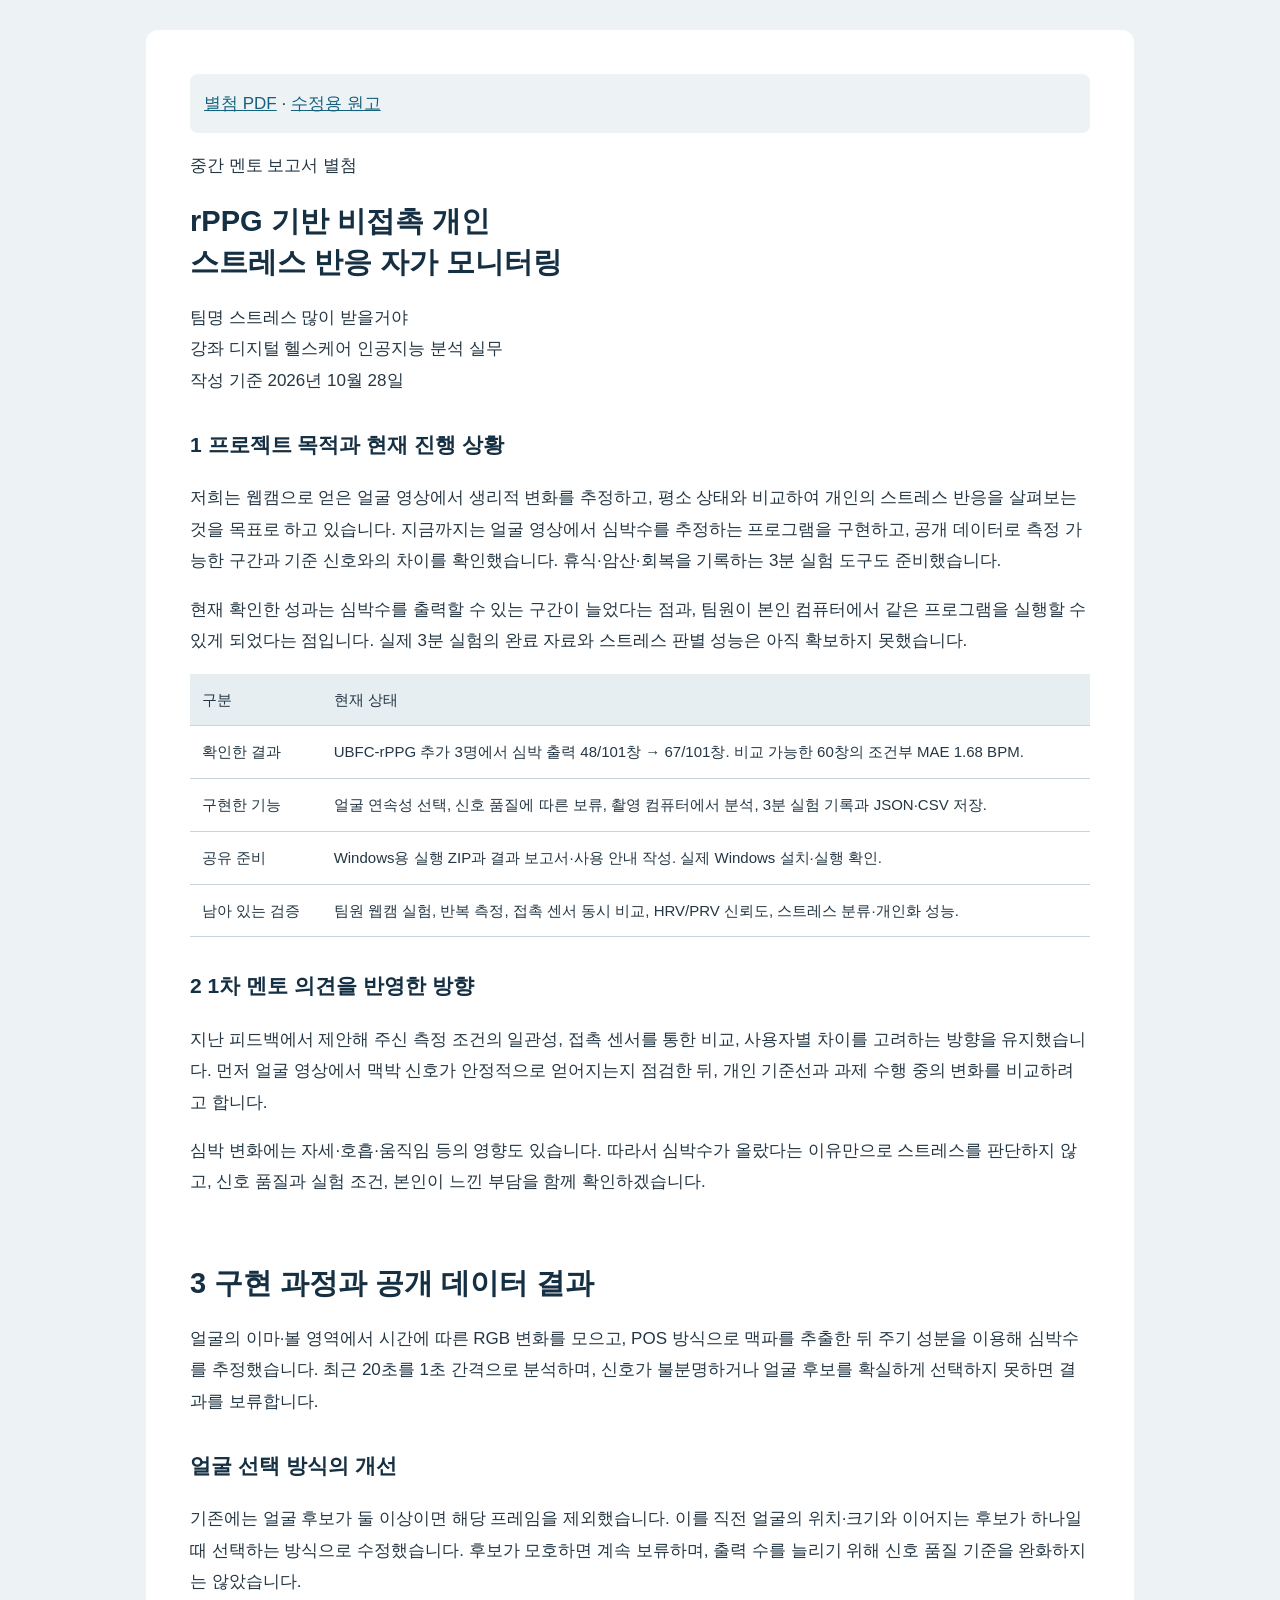
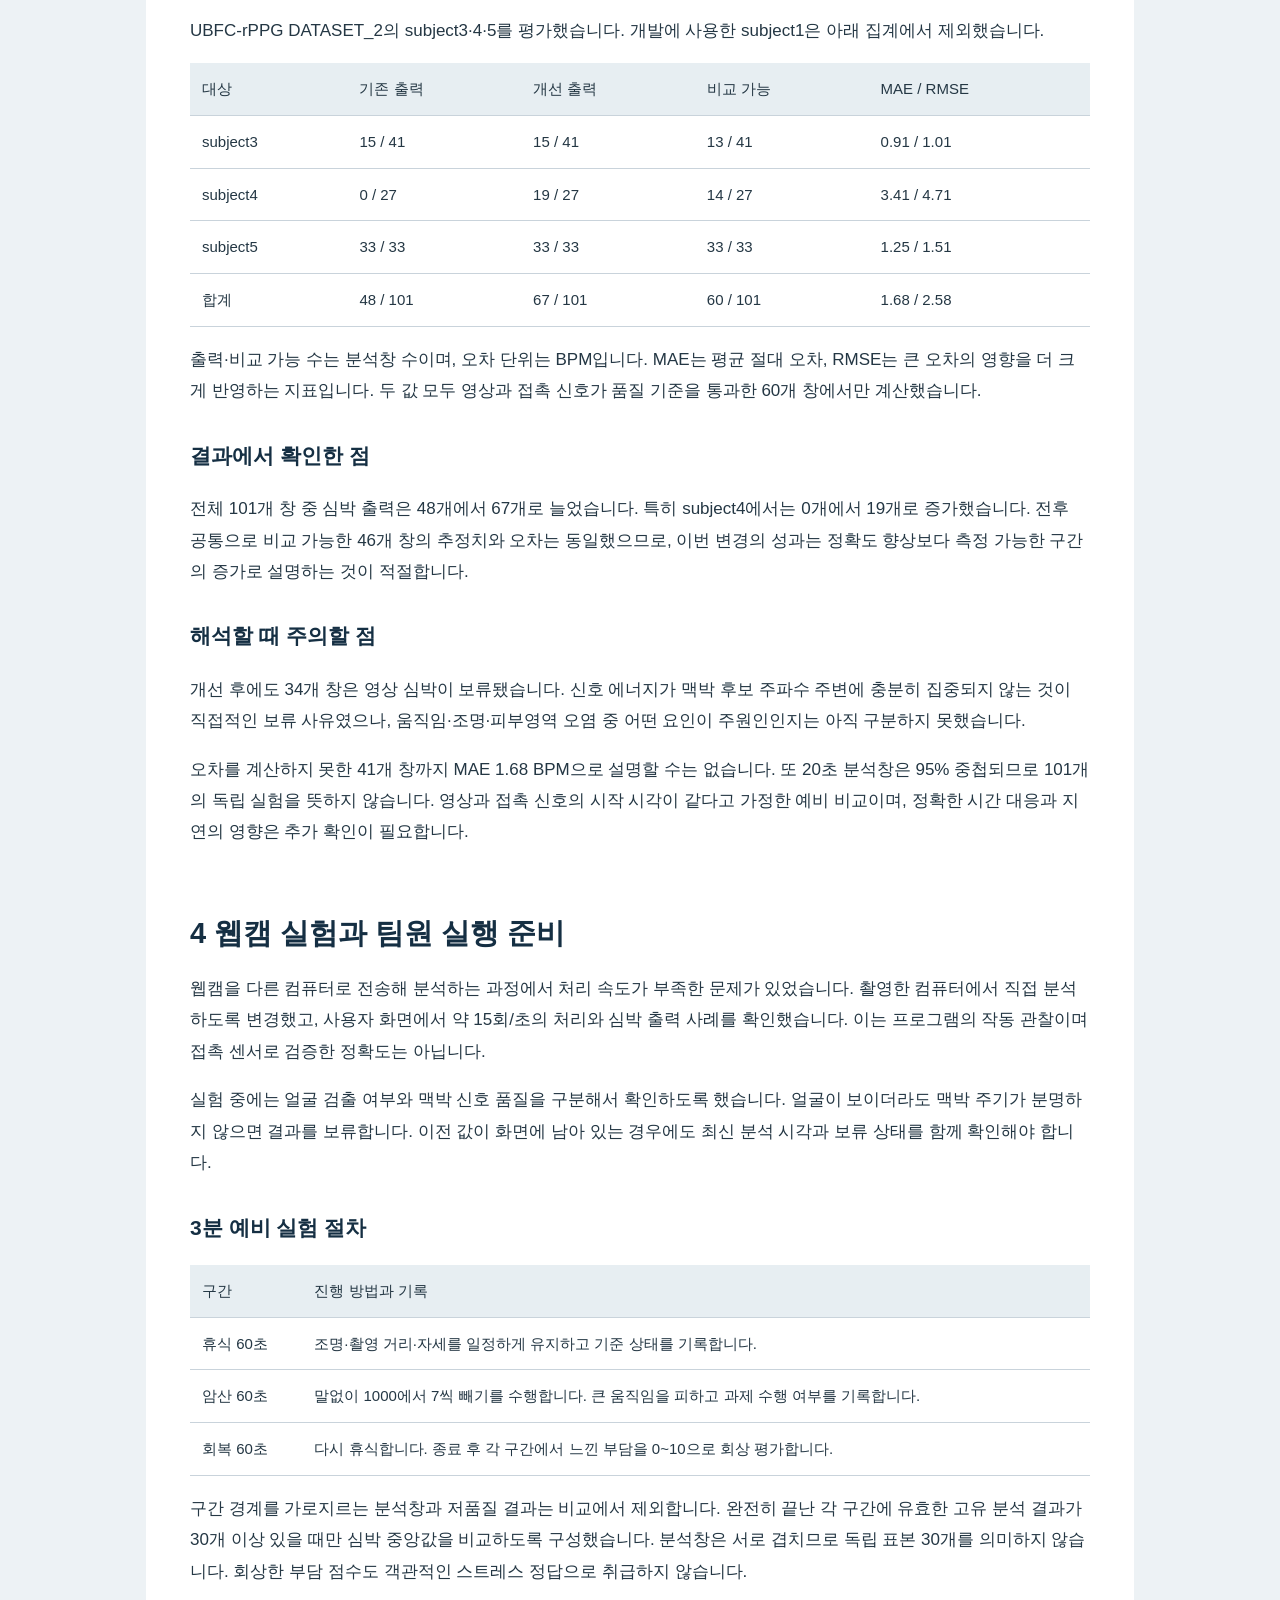
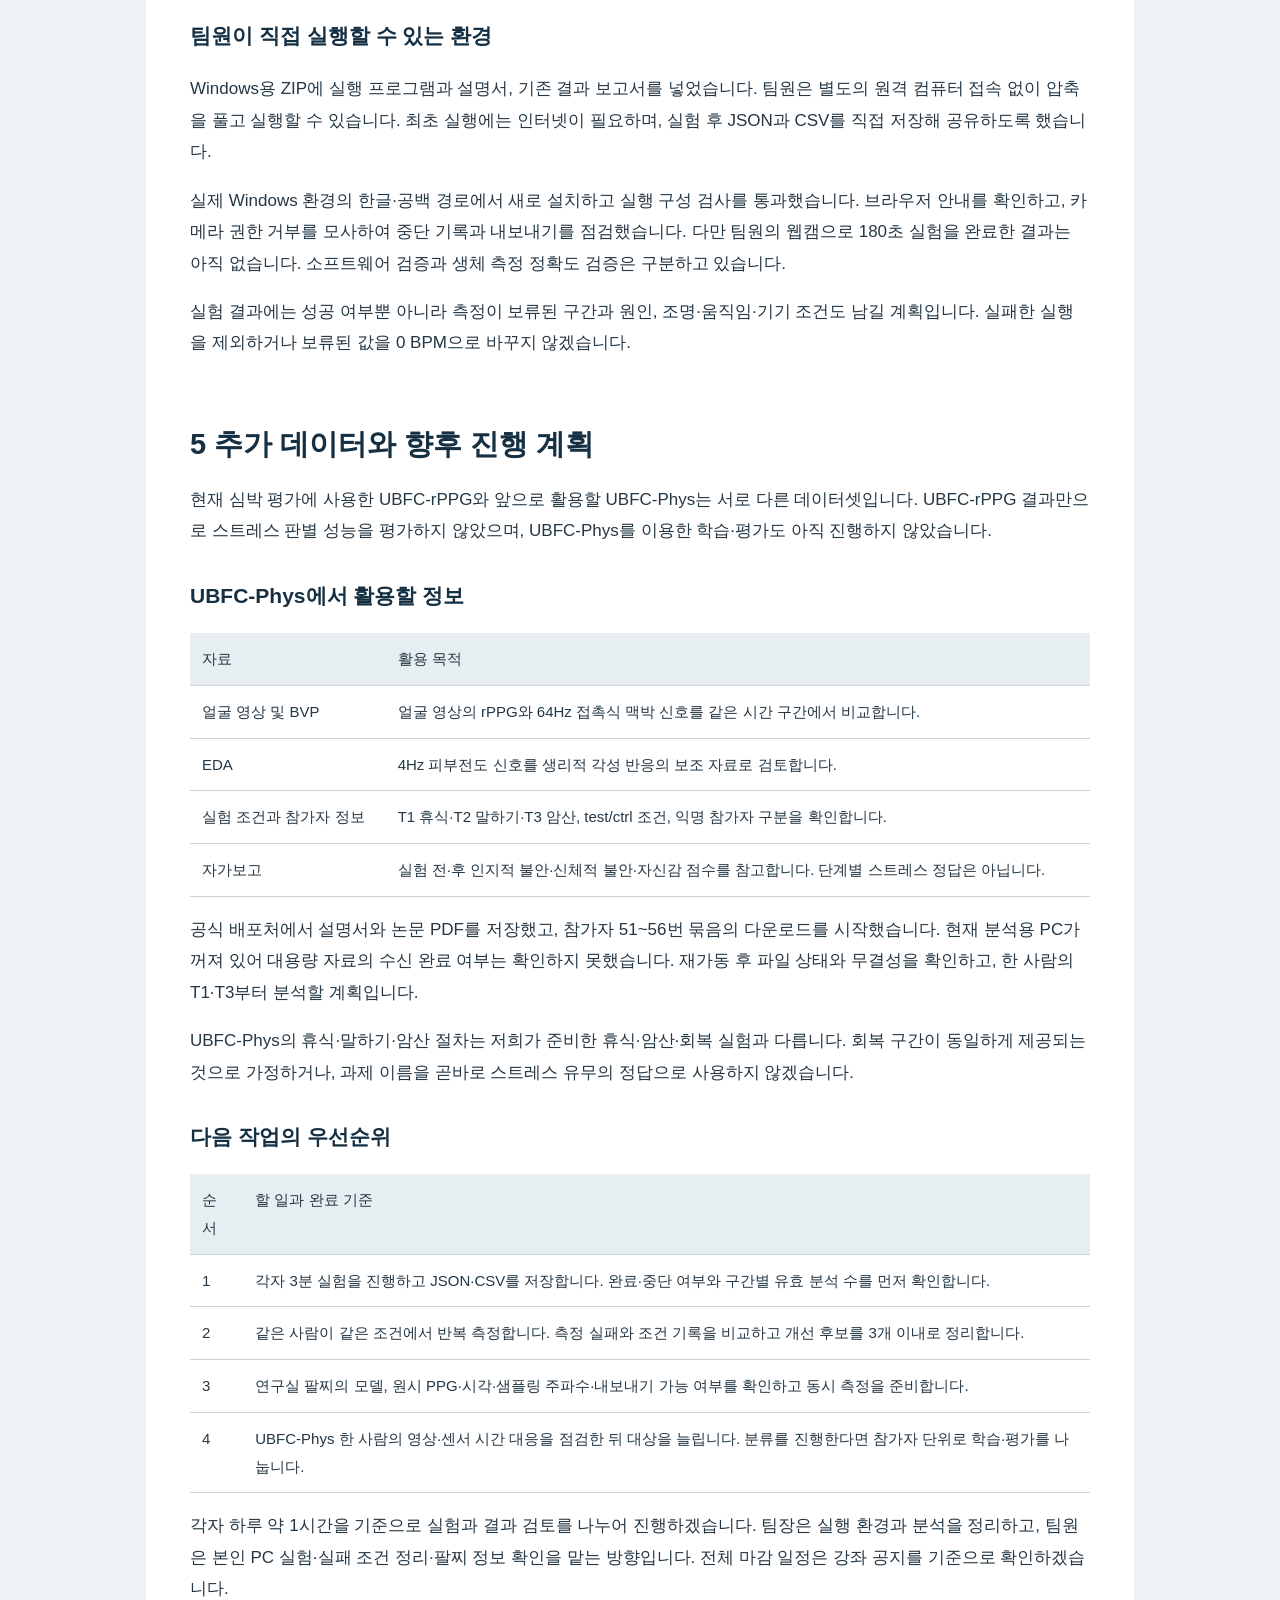
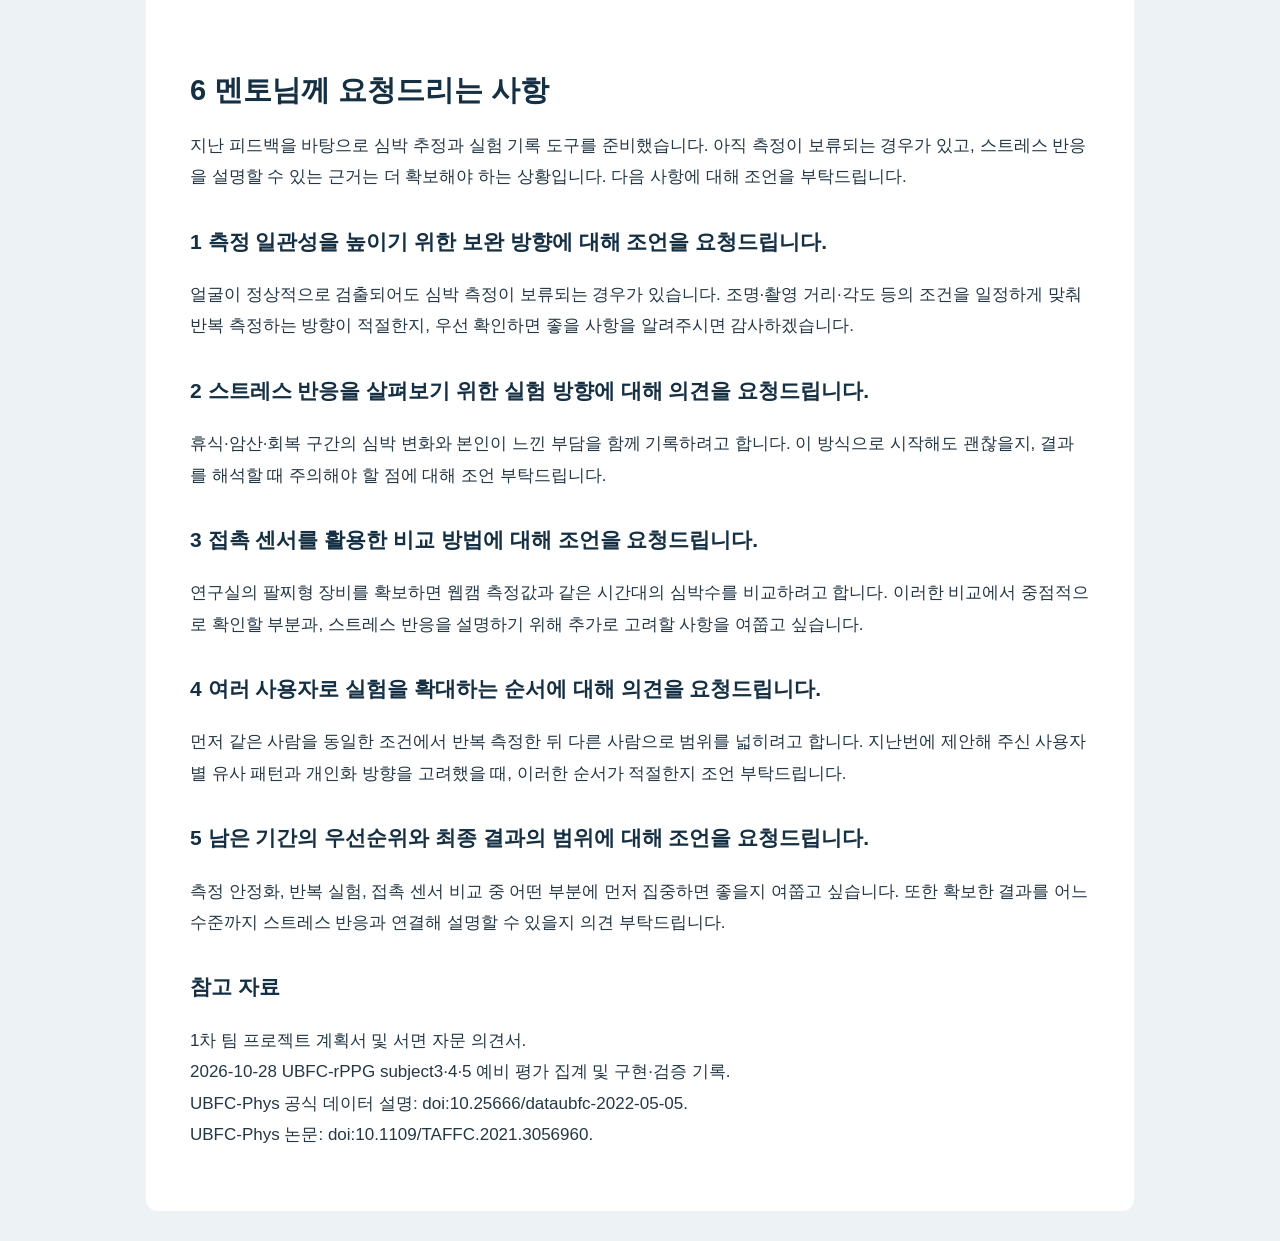
<file: docs/mentor-report-20261028/index.html>
<!doctype html><html lang="ko"><meta charset="utf-8"><meta name="viewport" content="width=device-width,initial-scale=1"><title>중간 멘토 보고서</title><style>body{margin:0;background:#edf2f5;color:#243744;font:17px/1.85 -apple-system,BlinkMacSystemFont,Segoe UI,sans-serif}main{max-width:900px;margin:30px auto;background:white;padding:44px;border-radius:12px}h1{font-size:29px;line-height:1.4;color:#152f43}h2{font-size:21px;margin-top:30px;color:#152f43}.table-wrap{overflow:auto}table{border-collapse:collapse;width:100%;font-size:15px}td{padding:12px;border-bottom:1px solid #c9d3db;vertical-align:top}tr:first-child{background:#e7eef2}.break{margin-top:65px}a{color:#16617d}.downloads{background:#edf2f5;padding:14px;border-radius:8px}@media(max-width:650px){main{margin:0;padding:20px}td{padding:8px}}</style><main><nav class="downloads"><a href="멘토보고서_별첨.pdf">별첨 PDF</a> · <a href="멘토보고서_별첨.txt">수정용 원고</a></nav><p>중간 멘토 보고서 별첨</p><h1>rPPG 기반 비접촉 개인<br>스트레스 반응 자가 모니터링</h1><p>팀명  스트레스 많이 받을거야<br>강좌  디지털 헬스케어 인공지능 분석 실무<br>작성 기준  2026년 10월 28일</p><h2>1 프로젝트 목적과 현재 진행 상황</h2><p>저희는 웹캠으로 얻은 얼굴 영상에서 생리적 변화를 추정하고, 평소 상태와 비교하여 개인의 스트레스 반응을 살펴보는 것을 목표로 하고 있습니다. 지금까지는 얼굴 영상에서 심박수를 추정하는 프로그램을 구현하고, 공개 데이터로 측정 가능한 구간과 기준 신호와의 차이를 확인했습니다. 휴식·암산·회복을 기록하는 3분 실험 도구도 준비했습니다.</p><p>현재 확인한 성과는 심박수를 출력할 수 있는 구간이 늘었다는 점과, 팀원이 본인 컴퓨터에서 같은 프로그램을 실행할 수 있게 되었다는 점입니다. 실제 3분 실험의 완료 자료와 스트레스 판별 성능은 아직 확보하지 못했습니다.</p><div class="table-wrap"><table><tr><td>구분</td><td>현재 상태</td></tr><tr><td>확인한 결과</td><td>UBFC-rPPG 추가 3명에서 심박 출력 48/101창 → 67/101창. 비교 가능한 60창의 조건부 MAE 1.68 BPM.</td></tr><tr><td>구현한 기능</td><td>얼굴 연속성 선택, 신호 품질에 따른 보류, 촬영 컴퓨터에서 분석, 3분 실험 기록과 JSON·CSV 저장.</td></tr><tr><td>공유 준비</td><td>Windows용 실행 ZIP과 결과 보고서·사용 안내 작성. 실제 Windows 설치·실행 확인.</td></tr><tr><td>남아 있는 검증</td><td>팀원 웹캠 실험, 반복 측정, 접촉 센서 동시 비교, HRV/PRV 신뢰도, 스트레스 분류·개인화 성능.</td></tr></table></div><h2>2 1차 멘토 의견을 반영한 방향</h2><p>지난 피드백에서 제안해 주신 측정 조건의 일관성, 접촉 센서를 통한 비교, 사용자별 차이를 고려하는 방향을 유지했습니다. 먼저 얼굴 영상에서 맥박 신호가 안정적으로 얻어지는지 점검한 뒤, 개인 기준선과 과제 수행 중의 변화를 비교하려고 합니다.</p><p>심박 변화에는 자세·호흡·움직임 등의 영향도 있습니다. 따라서 심박수가 올랐다는 이유만으로 스트레스를 판단하지 않고, 신호 품질과 실험 조건, 본인이 느낀 부담을 함께 확인하겠습니다.</p><section class="break"></section><h1>3 구현 과정과 공개 데이터 결과</h1><p>얼굴의 이마·볼 영역에서 시간에 따른 RGB 변화를 모으고, POS 방식으로 맥파를 추출한 뒤 주기 성분을 이용해 심박수를 추정했습니다. 최근 20초를 1초 간격으로 분석하며, 신호가 불분명하거나 얼굴 후보를 확실하게 선택하지 못하면 결과를 보류합니다.</p><h2>얼굴 선택 방식의 개선</h2><p>기존에는 얼굴 후보가 둘 이상이면 해당 프레임을 제외했습니다. 이를 직전 얼굴의 위치·크기와 이어지는 후보가 하나일 때 선택하는 방식으로 수정했습니다. 후보가 모호하면 계속 보류하며, 출력 수를 늘리기 위해 신호 품질 기준을 완화하지는 않았습니다.</p><p>UBFC-rPPG DATASET_2의 subject3·4·5를 평가했습니다. 개발에 사용한 subject1은 아래 집계에서 제외했습니다.</p><div class="table-wrap"><table><tr><td>대상</td><td>기존 출력</td><td>개선 출력</td><td>비교 가능</td><td>MAE / RMSE</td></tr><tr><td>subject3</td><td>15 / 41</td><td>15 / 41</td><td>13 / 41</td><td>0.91 / 1.01</td></tr><tr><td>subject4</td><td>0 / 27</td><td>19 / 27</td><td>14 / 27</td><td>3.41 / 4.71</td></tr><tr><td>subject5</td><td>33 / 33</td><td>33 / 33</td><td>33 / 33</td><td>1.25 / 1.51</td></tr><tr><td>합계</td><td>48 / 101</td><td>67 / 101</td><td>60 / 101</td><td>1.68 / 2.58</td></tr></table></div><p>출력·비교 가능 수는 분석창 수이며, 오차 단위는 BPM입니다. MAE는 평균 절대 오차, RMSE는 큰 오차의 영향을 더 크게 반영하는 지표입니다. 두 값 모두 영상과 접촉 신호가 품질 기준을 통과한 60개 창에서만 계산했습니다.</p><h2>결과에서 확인한 점</h2><p>전체 101개 창 중 심박 출력은 48개에서 67개로 늘었습니다. 특히 subject4에서는 0개에서 19개로 증가했습니다. 전후 공통으로 비교 가능한 46개 창의 추정치와 오차는 동일했으므로, 이번 변경의 성과는 정확도 향상보다 측정 가능한 구간의 증가로 설명하는 것이 적절합니다.</p><h2>해석할 때 주의할 점</h2><p>개선 후에도 34개 창은 영상 심박이 보류됐습니다. 신호 에너지가 맥박 후보 주파수 주변에 충분히 집중되지 않는 것이 직접적인 보류 사유였으나, 움직임·조명·피부영역 오염 중 어떤 요인이 주원인인지는 아직 구분하지 못했습니다.</p><p>오차를 계산하지 못한 41개 창까지 MAE 1.68 BPM으로 설명할 수는 없습니다. 또 20초 분석창은 95% 중첩되므로 101개의 독립 실험을 뜻하지 않습니다. 영상과 접촉 신호의 시작 시각이 같다고 가정한 예비 비교이며, 정확한 시간 대응과 지연의 영향은 추가 확인이 필요합니다.</p><section class="break"></section><h1>4 웹캠 실험과 팀원 실행 준비</h1><p>웹캠을 다른 컴퓨터로 전송해 분석하는 과정에서 처리 속도가 부족한 문제가 있었습니다. 촬영한 컴퓨터에서 직접 분석하도록 변경했고, 사용자 화면에서 약 15회/초의 처리와 심박 출력 사례를 확인했습니다. 이는 프로그램의 작동 관찰이며 접촉 센서로 검증한 정확도는 아닙니다.</p><p>실험 중에는 얼굴 검출 여부와 맥박 신호 품질을 구분해서 확인하도록 했습니다. 얼굴이 보이더라도 맥박 주기가 분명하지 않으면 결과를 보류합니다. 이전 값이 화면에 남아 있는 경우에도 최신 분석 시각과 보류 상태를 함께 확인해야 합니다.</p><h2>3분 예비 실험 절차</h2><div class="table-wrap"><table><tr><td>구간</td><td>진행 방법과 기록</td></tr><tr><td>휴식 60초</td><td>조명·촬영 거리·자세를 일정하게 유지하고 기준 상태를 기록합니다.</td></tr><tr><td>암산 60초</td><td>말없이 1000에서 7씩 빼기를 수행합니다. 큰 움직임을 피하고 과제 수행 여부를 기록합니다.</td></tr><tr><td>회복 60초</td><td>다시 휴식합니다. 종료 후 각 구간에서 느낀 부담을 0~10으로 회상 평가합니다.</td></tr></table></div><p>구간 경계를 가로지르는 분석창과 저품질 결과는 비교에서 제외합니다. 완전히 끝난 각 구간에 유효한 고유 분석 결과가 30개 이상 있을 때만 심박 중앙값을 비교하도록 구성했습니다. 분석창은 서로 겹치므로 독립 표본 30개를 의미하지 않습니다. 회상한 부담 점수도 객관적인 스트레스 정답으로 취급하지 않습니다.</p><h2>팀원이 직접 실행할 수 있는 환경</h2><p>Windows용 ZIP에 실행 프로그램과 설명서, 기존 결과 보고서를 넣었습니다. 팀원은 별도의 원격 컴퓨터 접속 없이 압축을 풀고 실행할 수 있습니다. 최초 실행에는 인터넷이 필요하며, 실험 후 JSON과 CSV를 직접 저장해 공유하도록 했습니다.</p><p>실제 Windows 환경의 한글·공백 경로에서 새로 설치하고 실행 구성 검사를 통과했습니다. 브라우저 안내를 확인하고, 카메라 권한 거부를 모사하여 중단 기록과 내보내기를 점검했습니다. 다만 팀원의 웹캠으로 180초 실험을 완료한 결과는 아직 없습니다. 소프트웨어 검증과 생체 측정 정확도 검증은 구분하고 있습니다.</p><p>실험 결과에는 성공 여부뿐 아니라 측정이 보류된 구간과 원인, 조명·움직임·기기 조건도 남길 계획입니다. 실패한 실행을 제외하거나 보류된 값을 0 BPM으로 바꾸지 않겠습니다.</p><section class="break"></section><h1>5 추가 데이터와 향후 진행 계획</h1><p>현재 심박 평가에 사용한 UBFC-rPPG와 앞으로 활용할 UBFC-Phys는 서로 다른 데이터셋입니다. UBFC-rPPG 결과만으로 스트레스 판별 성능을 평가하지 않았으며, UBFC-Phys를 이용한 학습·평가도 아직 진행하지 않았습니다.</p><h2>UBFC-Phys에서 활용할 정보</h2><div class="table-wrap"><table><tr><td>자료</td><td>활용 목적</td></tr><tr><td>얼굴 영상 및 BVP</td><td>얼굴 영상의 rPPG와 64Hz 접촉식 맥박 신호를 같은 시간 구간에서 비교합니다.</td></tr><tr><td>EDA</td><td>4Hz 피부전도 신호를 생리적 각성 반응의 보조 자료로 검토합니다.</td></tr><tr><td>실험 조건과 참가자 정보</td><td>T1 휴식·T2 말하기·T3 암산, test/ctrl 조건, 익명 참가자 구분을 확인합니다.</td></tr><tr><td>자가보고</td><td>실험 전·후 인지적 불안·신체적 불안·자신감 점수를 참고합니다. 단계별 스트레스 정답은 아닙니다.</td></tr></table></div><p>공식 배포처에서 설명서와 논문 PDF를 저장했고, 참가자 51~56번 묶음의 다운로드를 시작했습니다. 현재 분석용 PC가 꺼져 있어 대용량 자료의 수신 완료 여부는 확인하지 못했습니다. 재가동 후 파일 상태와 무결성을 확인하고, 한 사람의 T1·T3부터 분석할 계획입니다.</p><p>UBFC-Phys의 휴식·말하기·암산 절차는 저희가 준비한 휴식·암산·회복 실험과 다릅니다. 회복 구간이 동일하게 제공되는 것으로 가정하거나, 과제 이름을 곧바로 스트레스 유무의 정답으로 사용하지 않겠습니다.</p><h2>다음 작업의 우선순위</h2><div class="table-wrap"><table><tr><td>순서</td><td>할 일과 완료 기준</td></tr><tr><td>1</td><td>각자 3분 실험을 진행하고 JSON·CSV를 저장합니다. 완료·중단 여부와 구간별 유효 분석 수를 먼저 확인합니다.</td></tr><tr><td>2</td><td>같은 사람이 같은 조건에서 반복 측정합니다. 측정 실패와 조건 기록을 비교하고 개선 후보를 3개 이내로 정리합니다.</td></tr><tr><td>3</td><td>연구실 팔찌의 모델, 원시 PPG·시각·샘플링 주파수·내보내기 가능 여부를 확인하고 동시 측정을 준비합니다.</td></tr><tr><td>4</td><td>UBFC-Phys 한 사람의 영상·센서 시간 대응을 점검한 뒤 대상을 늘립니다. 분류를 진행한다면 참가자 단위로 학습·평가를 나눕니다.</td></tr></table></div><p>각자 하루 약 1시간을 기준으로 실험과 결과 검토를 나누어 진행하겠습니다. 팀장은 실행 환경과 분석을 정리하고, 팀원은 본인 PC 실험·실패 조건 정리·팔찌 정보 확인을 맡는 방향입니다. 전체 마감 일정은 강좌 공지를 기준으로 확인하겠습니다.</p><section class="break"></section><h1>6 멘토님께 요청드리는 사항</h1><p>지난 피드백을 바탕으로 심박 추정과 실험 기록 도구를 준비했습니다. 아직 측정이 보류되는 경우가 있고, 스트레스 반응을 설명할 수 있는 근거는 더 확보해야 하는 상황입니다. 다음 사항에 대해 조언을 부탁드립니다.</p><h2>1 측정 일관성을 높이기 위한 보완 방향에 대해 조언을 요청드립니다.</h2><p>얼굴이 정상적으로 검출되어도 심박 측정이 보류되는 경우가 있습니다. 조명·촬영 거리·각도 등의 조건을 일정하게 맞춰 반복 측정하는 방향이 적절한지, 우선 확인하면 좋을 사항을 알려주시면 감사하겠습니다.</p><h2>2 스트레스 반응을 살펴보기 위한 실험 방향에 대해 의견을 요청드립니다.</h2><p>휴식·암산·회복 구간의 심박 변화와 본인이 느낀 부담을 함께 기록하려고 합니다. 이 방식으로 시작해도 괜찮을지, 결과를 해석할 때 주의해야 할 점에 대해 조언 부탁드립니다.</p><h2>3 접촉 센서를 활용한 비교 방법에 대해 조언을 요청드립니다.</h2><p>연구실의 팔찌형 장비를 확보하면 웹캠 측정값과 같은 시간대의 심박수를 비교하려고 합니다. 이러한 비교에서 중점적으로 확인할 부분과, 스트레스 반응을 설명하기 위해 추가로 고려할 사항을 여쭙고 싶습니다.</p><h2>4 여러 사용자로 실험을 확대하는 순서에 대해 의견을 요청드립니다.</h2><p>먼저 같은 사람을 동일한 조건에서 반복 측정한 뒤 다른 사람으로 범위를 넓히려고 합니다. 지난번에 제안해 주신 사용자별 유사 패턴과 개인화 방향을 고려했을 때, 이러한 순서가 적절한지 조언 부탁드립니다.</p><h2>5 남은 기간의 우선순위와 최종 결과의 범위에 대해 조언을 요청드립니다.</h2><p>측정 안정화, 반복 실험, 접촉 센서 비교 중 어떤 부분에 먼저 집중하면 좋을지 여쭙고 싶습니다. 또한 확보한 결과를 어느 수준까지 스트레스 반응과 연결해 설명할 수 있을지 의견 부탁드립니다.</p><h2>참고 자료</h2><p>1차 팀 프로젝트 계획서 및 서면 자문 의견서.<br>2026-10-28 UBFC-rPPG subject3·4·5 예비 평가 집계 및 구현·검증 기록.<br>UBFC-Phys 공식 데이터 설명: doi:10.25666/dataubfc-2022-05-05.<br>UBFC-Phys 논문: doi:10.1109/TAFFC.2021.3056960.</p></main></html>
</file>
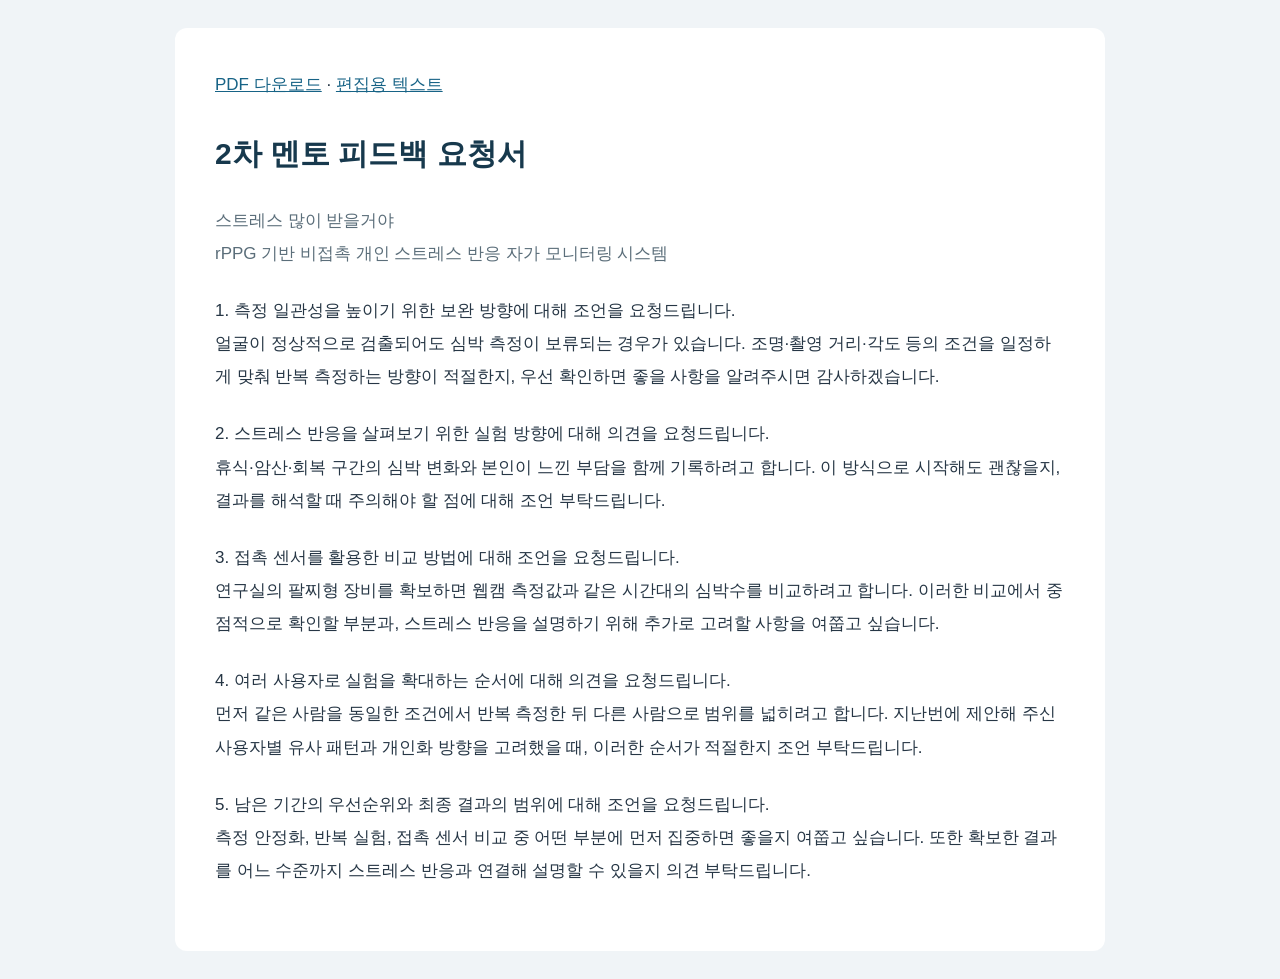
<file: docs/mentor-report-20261028/feedback-request.html>
<!doctype html><html lang="ko"><meta charset="utf-8"><meta name="viewport" content="width=device-width,initial-scale=1"><title>2차 멘토 피드백 요청서</title><style>body{margin:0;background:#f0f4f7;color:#263645;font:17px/1.95 -apple-system,sans-serif}main{max-width:850px;margin:28px auto;background:white;padding:40px;border-radius:12px}h1{font-size:30px;color:#17394d}.meta{color:#5b6e7a}p{margin:0 0 24px}a{color:#176386}@media(max-width:600px){main{padding:22px;margin:8px}}</style><main><p><a href="멘토_피드백_상세요청서.pdf">PDF 다운로드</a> · <a href="멘토_피드백_상세요청서.txt">편집용 텍스트</a></p><h1>2차 멘토 피드백 요청서</h1><p class="meta">스트레스 많이 받을거야<br>rPPG 기반 비접촉 개인 스트레스 반응 자가 모니터링 시스템</p><p>1. 측정 일관성을 높이기 위한 보완 방향에 대해 조언을 요청드립니다.<br>얼굴이 정상적으로 검출되어도 심박 측정이 보류되는 경우가 있습니다. 조명·촬영 거리·각도 등의 조건을 일정하게 맞춰 반복 측정하는 방향이 적절한지, 우선 확인하면 좋을 사항을 알려주시면 감사하겠습니다.</p><p>2. 스트레스 반응을 살펴보기 위한 실험 방향에 대해 의견을 요청드립니다.<br>휴식·암산·회복 구간의 심박 변화와 본인이 느낀 부담을 함께 기록하려고 합니다. 이 방식으로 시작해도 괜찮을지, 결과를 해석할 때 주의해야 할 점에 대해 조언 부탁드립니다.</p><p>3. 접촉 센서를 활용한 비교 방법에 대해 조언을 요청드립니다.<br>연구실의 팔찌형 장비를 확보하면 웹캠 측정값과 같은 시간대의 심박수를 비교하려고 합니다. 이러한 비교에서 중점적으로 확인할 부분과, 스트레스 반응을 설명하기 위해 추가로 고려할 사항을 여쭙고 싶습니다.</p><p>4. 여러 사용자로 실험을 확대하는 순서에 대해 의견을 요청드립니다.<br>먼저 같은 사람을 동일한 조건에서 반복 측정한 뒤 다른 사람으로 범위를 넓히려고 합니다. 지난번에 제안해 주신 사용자별 유사 패턴과 개인화 방향을 고려했을 때, 이러한 순서가 적절한지 조언 부탁드립니다.</p><p>5. 남은 기간의 우선순위와 최종 결과의 범위에 대해 조언을 요청드립니다.<br>측정 안정화, 반복 실험, 접촉 센서 비교 중 어떤 부분에 먼저 집중하면 좋을지 여쭙고 싶습니다. 또한 확보한 결과를 어느 수준까지 스트레스 반응과 연결해 설명할 수 있을지 의견 부탁드립니다.</p></main></html>
</file>
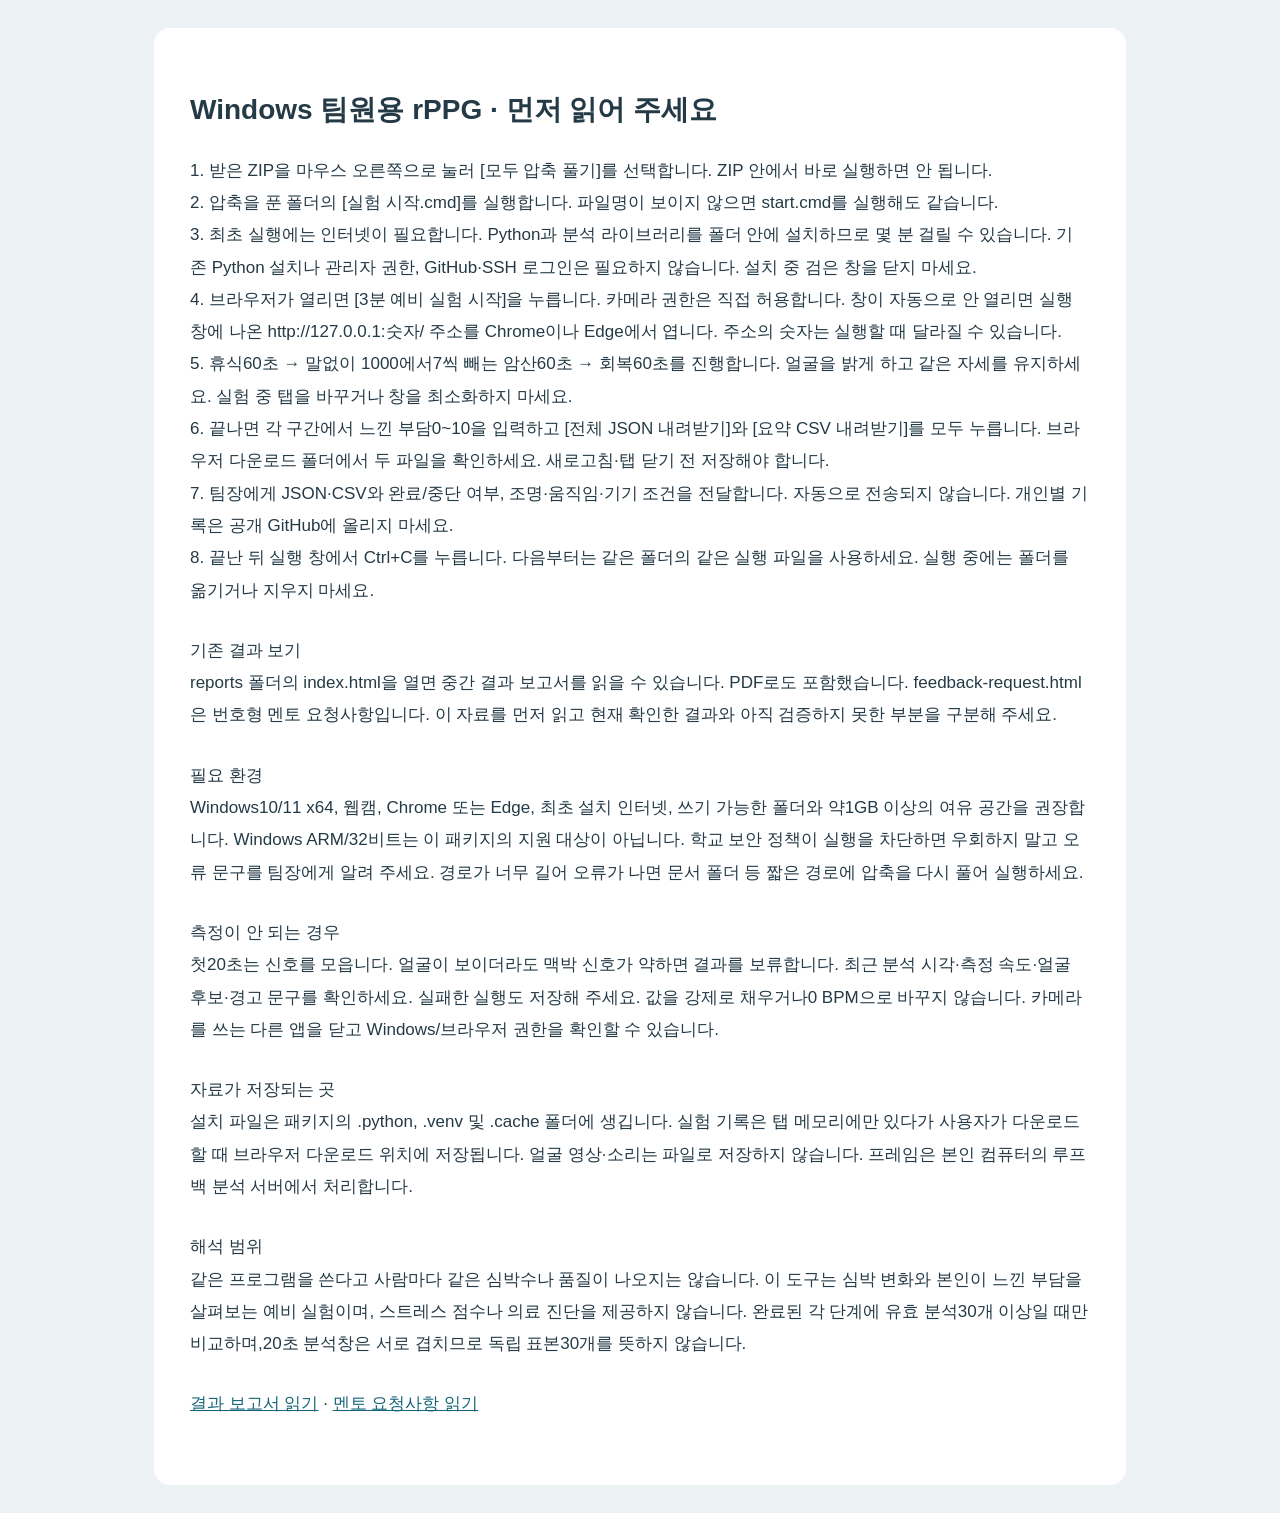
<file: packaging/windows/먼저 읽어주세요.html>
<!doctype html><html lang="ko"><meta charset="utf-8"><meta name="viewport" content="width=device-width,initial-scale=1"><title>rPPG 팀원용 시작 안내</title><style>body{background:#edf3f5;color:#243a46;font:17px/1.9 -apple-system,Segoe UI,sans-serif;margin:0}main{max-width:900px;margin:28px auto;padding:36px;background:white;border-radius:16px}h1{font-size:28px}p{margin-bottom:28px}a{color:#16647a}</style><main><h1>Windows 팀원용 rPPG · 먼저 읽어 주세요</h1><p>1. 받은 ZIP을 마우스 오른쪽으로 눌러 [모두 압축 풀기]를 선택합니다. ZIP 안에서 바로 실행하면 안 됩니다.<br>2. 압축을 푼 폴더의 [실험 시작.cmd]를 실행합니다. 파일명이 보이지 않으면 start.cmd를 실행해도 같습니다.<br>3. 최초 실행에는 인터넷이 필요합니다. Python과 분석 라이브러리를 폴더 안에 설치하므로 몇 분 걸릴 수 있습니다. 기존 Python 설치나 관리자 권한, GitHub·SSH 로그인은 필요하지 않습니다. 설치 중 검은 창을 닫지 마세요.<br>4. 브라우저가 열리면 [3분 예비 실험 시작]을 누릅니다. 카메라 권한은 직접 허용합니다. 창이 자동으로 안 열리면 실행 창에 나온 http://127.0.0.1:숫자/ 주소를 Chrome이나 Edge에서 엽니다. 주소의 숫자는 실행할 때 달라질 수 있습니다.<br>5. 휴식60초 → 말없이 1000에서7씩 빼는 암산60초 → 회복60초를 진행합니다. 얼굴을 밝게 하고 같은 자세를 유지하세요. 실험 중 탭을 바꾸거나 창을 최소화하지 마세요.<br>6. 끝나면 각 구간에서 느낀 부담0~10을 입력하고 [전체 JSON 내려받기]와 [요약 CSV 내려받기]를 모두 누릅니다. 브라우저 다운로드 폴더에서 두 파일을 확인하세요. 새로고침·탭 닫기 전 저장해야 합니다.<br>7. 팀장에게 JSON·CSV와 완료/중단 여부, 조명·움직임·기기 조건을 전달합니다. 자동으로 전송되지 않습니다. 개인별 기록은 공개 GitHub에 올리지 마세요.<br>8. 끝난 뒤 실행 창에서 Ctrl+C를 누릅니다. 다음부터는 같은 폴더의 같은 실행 파일을 사용하세요. 실행 중에는 폴더를 옮기거나 지우지 마세요.</p><p>기존 결과 보기<br>reports 폴더의 index.html을 열면 중간 결과 보고서를 읽을 수 있습니다. PDF로도 포함했습니다. feedback-request.html은 번호형 멘토 요청사항입니다. 이 자료를 먼저 읽고 현재 확인한 결과와 아직 검증하지 못한 부분을 구분해 주세요.</p><p>필요 환경<br>Windows10/11 x64, 웹캠, Chrome 또는 Edge, 최초 설치 인터넷, 쓰기 가능한 폴더와 약1GB 이상의 여유 공간을 권장합니다. Windows ARM/32비트는 이 패키지의 지원 대상이 아닙니다. 학교 보안 정책이 실행을 차단하면 우회하지 말고 오류 문구를 팀장에게 알려 주세요. 경로가 너무 길어 오류가 나면 문서 폴더 등 짧은 경로에 압축을 다시 풀어 실행하세요.</p><p>측정이 안 되는 경우<br>첫20초는 신호를 모읍니다. 얼굴이 보이더라도 맥박 신호가 약하면 결과를 보류합니다. 최근 분석 시각·측정 속도·얼굴 후보·경고 문구를 확인하세요. 실패한 실행도 저장해 주세요. 값을 강제로 채우거나0 BPM으로 바꾸지 않습니다. 카메라를 쓰는 다른 앱을 닫고 Windows/브라우저 권한을 확인할 수 있습니다.</p><p>자료가 저장되는 곳<br>설치 파일은 패키지의 .python, .venv 및 .cache 폴더에 생깁니다. 실험 기록은 탭 메모리에만 있다가 사용자가 다운로드할 때 브라우저 다운로드 위치에 저장됩니다. 얼굴 영상·소리는 파일로 저장하지 않습니다. 프레임은 본인 컴퓨터의 루프백 분석 서버에서 처리합니다.</p><p>해석 범위<br>같은 프로그램을 쓴다고 사람마다 같은 심박수나 품질이 나오지는 않습니다. 이 도구는 심박 변화와 본인이 느낀 부담을 살펴보는 예비 실험이며, 스트레스 점수나 의료 진단을 제공하지 않습니다. 완료된 각 단계에 유효 분석30개 이상일 때만 비교하며,20초 분석창은 서로 겹치므로 독립 표본30개를 뜻하지 않습니다.<br></p><p><a href="reports/index.html">결과 보고서 읽기</a> · <a href="reports/feedback-request.html">멘토 요청사항 읽기</a></p></main></html>
</file>
